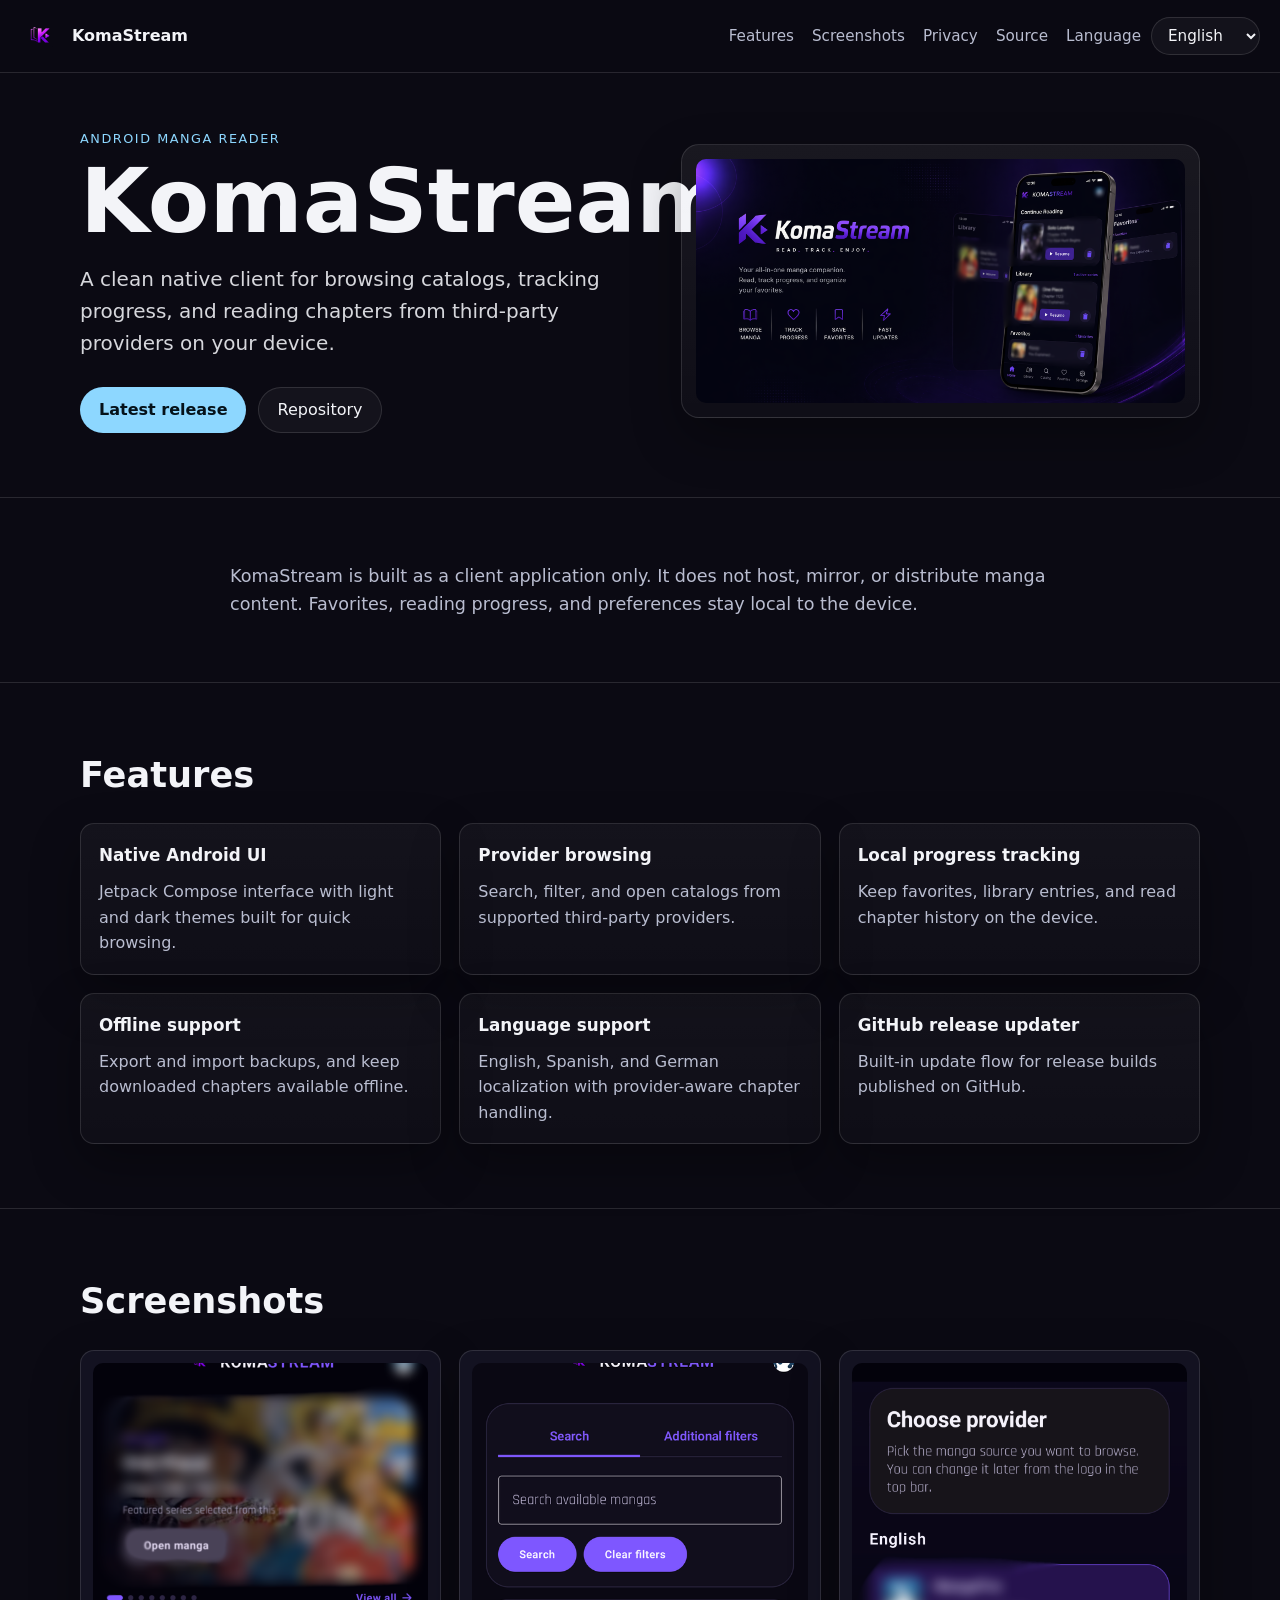
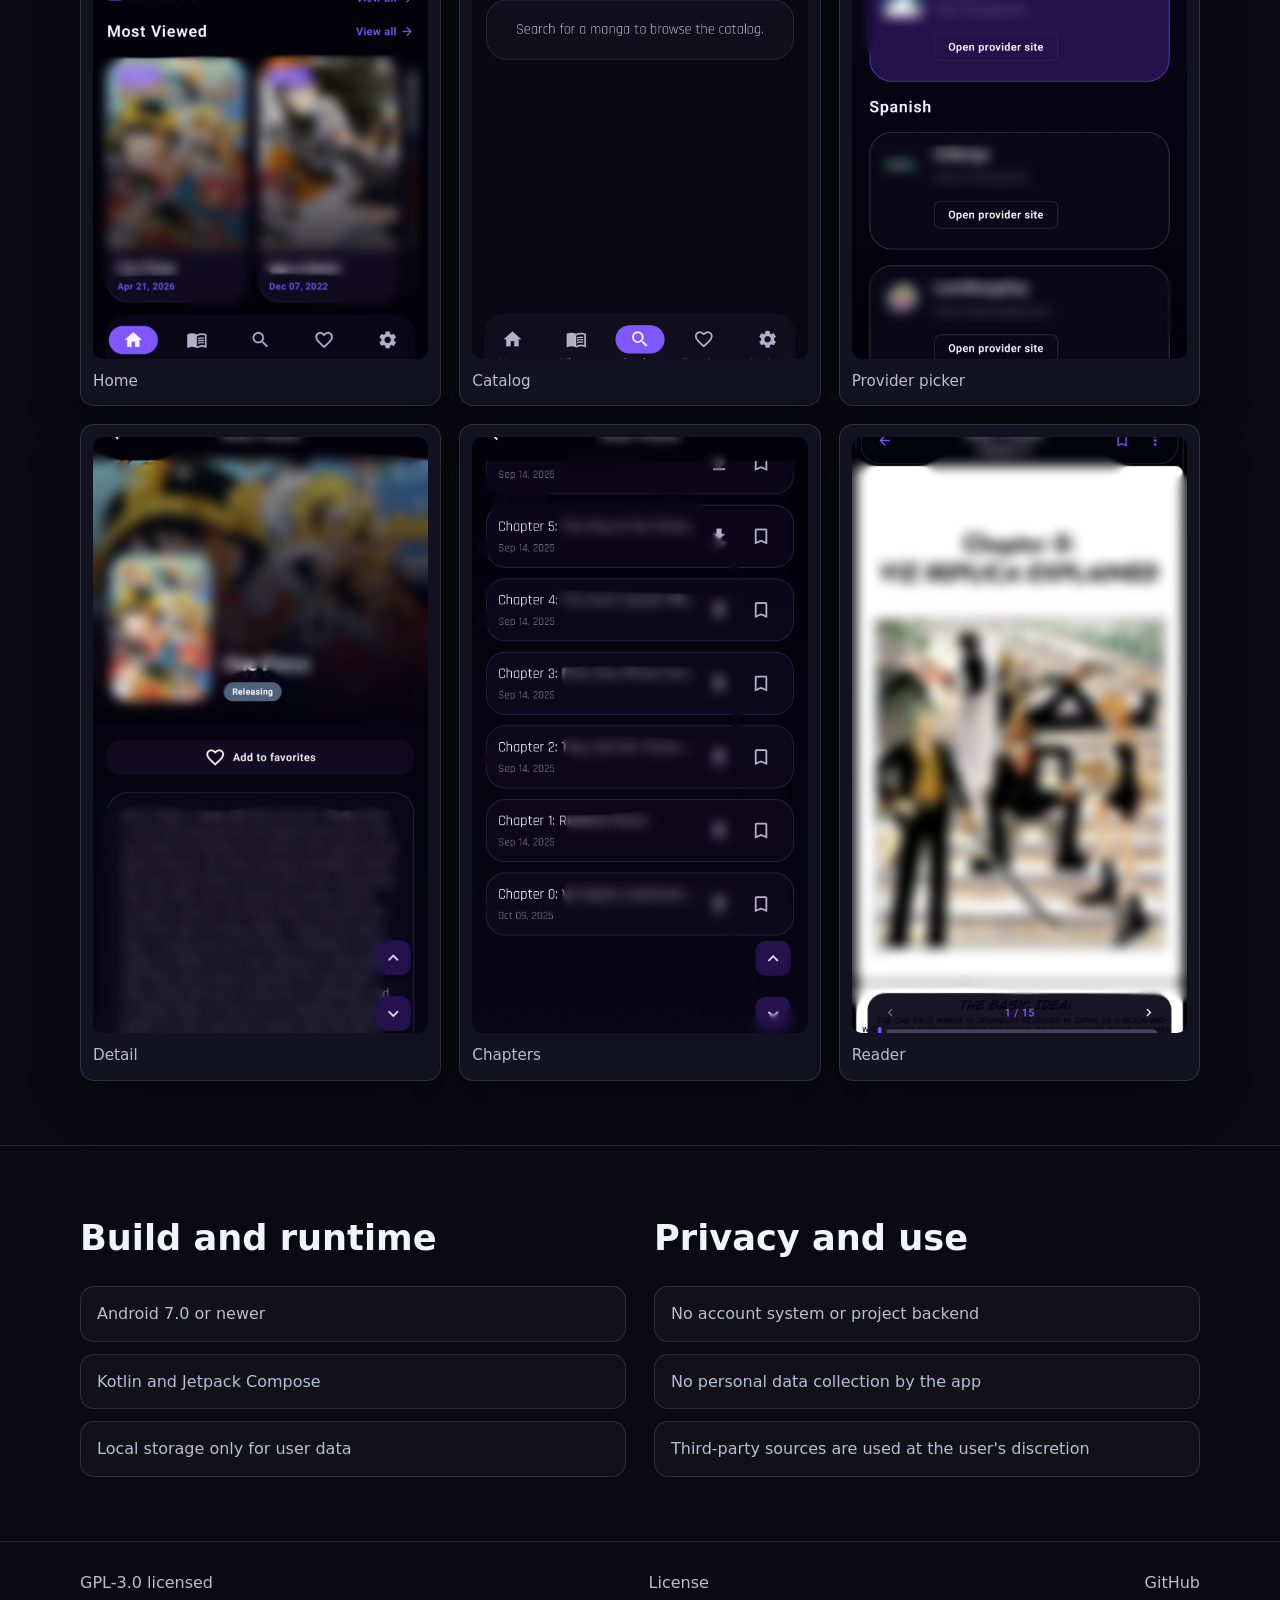
<file: docs/index.html>
<!doctype html>
<html lang="en">
<head>
  <meta charset="utf-8">
  <meta name="viewport" content="width=device-width, initial-scale=1">
  <meta name="description" content="KomaStream is an Android manga reader focused on a clean native UI, local-first tracking, and user-controlled provider access.">
  <meta name="theme-color" content="#0b0a13">
  <meta property="og:title" content="KomaStream">
  <meta property="og:description" content="Android manga reader with local progress tracking, provider support, and a clean native UI.">
  <meta property="og:image" content="readme/banner.png">
  <meta property="og:url" content="https://paduu29.github.io/KomaStream/">
  <title>KomaStream</title>
  <link rel="icon" href="readme/logo.png">
  <link rel="canonical" href="https://paduu29.github.io/KomaStream/">
  <link rel="stylesheet" href="styles.css">
  <script src="script.js" defer></script>
</head>
<body>
  <header class="site-header">
    <a class="brand" href="#top" aria-label="KomaStream home" data-i18n-aria-label="aria.brand">
      <img src="readme/logo.png" alt="" width="40" height="40">
      <span data-i18n="brand">KomaStream</span>
    </a>

    <div class="header-controls">
      <nav class="site-nav" aria-label="Primary" data-i18n-aria-label="aria.nav">
        <a href="#features" data-i18n="nav.features">Features</a>
        <a href="#screenshots" data-i18n="nav.screenshots">Screenshots</a>
        <a href="#privacy" data-i18n="nav.privacy">Privacy</a>
        <a href="https://github.com/Paduu29/KomaStream" rel="noreferrer" data-i18n="nav.source">Source</a>
      </nav>

      <label class="language-switcher">
        <span data-i18n="languageLabel">Language</span>
        <select id="language-select" aria-label="Language" data-i18n-aria-label="languageLabel">
          <option value="en">English</option>
          <option value="de">Deutsch</option>
          <option value="es">Español</option>
        </select>
      </label>
    </div>
  </header>

  <main id="top">
    <section class="hero" aria-labelledby="hero-title">
      <div class="content hero-layout">
        <div class="hero-copy">
          <p class="eyebrow" data-i18n="hero.eyebrow">Android manga reader</p>
          <h1 id="hero-title" data-i18n="hero.title">KomaStream</h1>
          <p class="lede" data-i18n="hero.lede">
            A clean native client for browsing catalogs, tracking progress, and reading chapters from third-party providers on your device.
          </p>
          <div class="hero-actions">
            <a class="button button-primary" href="https://github.com/Paduu29/KomaStream/releases" rel="noreferrer" data-i18n="hero.primaryButton">Latest release</a>
            <a class="button button-secondary" href="https://github.com/Paduu29/KomaStream" rel="noreferrer" data-i18n="hero.secondaryButton">Repository</a>
          </div>
        </div>

        <figure class="hero-art">
          <img src="readme/banner.png" alt="KomaStream banner art" data-i18n-alt="aria.banner">
        </figure>
      </div>
    </section>

    <section class="band">
      <div class="content narrow">
        <p class="intro" data-i18n="intro">
          KomaStream is built as a client application only. It does not host, mirror, or distribute manga content.
          Favorites, reading progress, and preferences stay local to the device.
        </p>
      </div>
    </section>

    <section id="features" class="band">
      <div class="content">
        <h2 data-i18n="features.title">Features</h2>
        <div class="feature-grid">
          <article>
            <h3 data-i18n="features.native.title">Native Android UI</h3>
            <p data-i18n="features.native.body">Jetpack Compose interface with light and dark themes built for quick browsing.</p>
          </article>
          <article>
            <h3 data-i18n="features.provider.title">Provider browsing</h3>
            <p data-i18n="features.provider.body">Search, filter, and open catalogs from supported third-party providers.</p>
          </article>
          <article>
            <h3 data-i18n="features.progress.title">Local progress tracking</h3>
            <p data-i18n="features.progress.body">Keep favorites, library entries, and read chapter history on the device.</p>
          </article>
          <article>
            <h3 data-i18n="features.offline.title">Offline support</h3>
            <p data-i18n="features.offline.body">Export and import backups, and keep downloaded chapters available offline.</p>
          </article>
          <article>
            <h3 data-i18n="features.language.title">Language support</h3>
            <p data-i18n="features.language.body">English, Spanish, and German localization with provider-aware chapter handling.</p>
          </article>
          <article>
            <h3 data-i18n="features.updater.title">GitHub release updater</h3>
            <p data-i18n="features.updater.body">Built-in update flow for release builds published on GitHub.</p>
          </article>
        </div>
      </div>
    </section>

    <section id="screenshots" class="band">
      <div class="content">
        <h2 data-i18n="screenshots.title">Screenshots</h2>
        <div class="screenshot-grid">
          <figure>
            <img src="readme/home-sanitized.png" alt="Home screen" data-i18n-alt="screenshots.home.alt">
            <figcaption data-i18n="screenshots.home.caption">Home</figcaption>
          </figure>
          <figure>
            <img src="readme/catalog-search.png" alt="Catalog screen" data-i18n-alt="screenshots.catalog.alt">
            <figcaption data-i18n="screenshots.catalog.caption">Catalog</figcaption>
          </figure>
          <figure>
            <img src="readme/provider-picker.png" alt="Provider picker" data-i18n-alt="screenshots.provider.alt">
            <figcaption data-i18n="screenshots.provider.caption">Provider picker</figcaption>
          </figure>
          <figure>
            <img src="readme/details-sanitized.png" alt="Detail screen" data-i18n-alt="screenshots.detail.alt">
            <figcaption data-i18n="screenshots.detail.caption">Detail</figcaption>
          </figure>
          <figure>
            <img src="readme/chapters-list.png" alt="Chapter list" data-i18n-alt="screenshots.chapters.alt">
            <figcaption data-i18n="screenshots.chapters.caption">Chapters</figcaption>
          </figure>
          <figure>
            <img src="readme/reader-sanitized.png" alt="Reader screen" data-i18n-alt="screenshots.reader.alt">
            <figcaption data-i18n="screenshots.reader.caption">Reader</figcaption>
          </figure>
        </div>
      </div>
    </section>

    <section class="band split">
      <div class="content">
        <div>
          <h2 data-i18n="build.title">Build and runtime</h2>
          <ul class="clean-list">
            <li data-i18n="build.items.one">Android 7.0 or newer</li>
            <li data-i18n="build.items.two">Kotlin and Jetpack Compose</li>
            <li data-i18n="build.items.three">Local storage only for user data</li>
          </ul>
        </div>
        <div>
          <h2 id="privacy" data-i18n="privacy.title">Privacy and use</h2>
          <ul class="clean-list">
            <li data-i18n="privacy.items.one">No account system or project backend</li>
            <li data-i18n="privacy.items.two">No personal data collection by the app</li>
            <li data-i18n="privacy.items.three">Third-party sources are used at the user's discretion</li>
          </ul>
        </div>
      </div>
    </section>
  </main>

  <footer class="site-footer">
    <div class="content footer-inner">
      <span data-i18n="footer.license">GPL-3.0 licensed</span>
      <a href="https://github.com/Paduu29/KomaStream/blob/main/LICENSE" rel="noreferrer" data-i18n="footer.licenseLink">License</a>
      <a href="https://github.com/Paduu29/KomaStream" rel="noreferrer" data-i18n="footer.github">GitHub</a>
    </div>
  </footer>
</body>
</html>
</file>
<file: docs/styles.css>
:root {
  color-scheme: dark;
  --bg: #0b0a13;
  --panel: #131221;
  --panel-soft: #1a1830;
  --text: #f3f4f8;
  --muted: #b9bdd0;
  --line: rgba(255, 255, 255, 0.12);
  --accent: #8dd7ff;
  --accent-strong: #d8ecff;
  --shadow: 0 20px 50px rgba(0, 0, 0, 0.32);
  --radius: 14px;
}

* {
  box-sizing: border-box;
}

html {
  scroll-behavior: smooth;
}

body {
  margin: 0;
  font-family: Inter, ui-sans-serif, system-ui, -apple-system, BlinkMacSystemFont, "Segoe UI", sans-serif;
  background: var(--bg);
  color: var(--text);
  line-height: 1.6;
}

a {
  color: inherit;
  text-decoration: none;
}

img {
  display: block;
  max-width: 100%;
}

.content {
  width: min(1120px, calc(100% - 32px));
  margin: 0 auto;
}

.narrow {
  width: min(820px, calc(100% - 32px));
}

.site-header {
  position: sticky;
  top: 0;
  z-index: 20;
  display: flex;
  justify-content: space-between;
  align-items: center;
  gap: 16px;
  padding: 16px 20px;
  backdrop-filter: blur(18px);
  background: rgba(11, 10, 19, 0.76);
  border-bottom: 1px solid var(--line);
}

.header-controls {
  display: flex;
  align-items: center;
  gap: 18px;
  flex-wrap: wrap;
  justify-content: flex-end;
}

.brand {
  display: inline-flex;
  align-items: center;
  gap: 12px;
  font-weight: 700;
  letter-spacing: 0;
}

.brand img {
  width: 40px;
  height: 40px;
  border-radius: 10px;
}

.site-nav {
  display: flex;
  flex-wrap: wrap;
  gap: 18px;
  color: var(--muted);
  font-size: 0.95rem;
}

.language-switcher {
  display: inline-flex;
  align-items: center;
  gap: 10px;
  color: var(--muted);
  font-size: 0.95rem;
  white-space: nowrap;
}

.language-switcher select {
  min-height: 38px;
  padding: 0 12px;
  border-radius: 999px;
  border: 1px solid var(--line);
  background: rgba(255, 255, 255, 0.04);
  color: var(--text);
  font: inherit;
}

.site-nav a:hover,
.site-footer a:hover {
  color: var(--accent-strong);
}

.hero {
  padding: 56px 0 64px;
  border-bottom: 1px solid var(--line);
}

.hero-layout {
  display: grid;
  grid-template-columns: minmax(0, 1.05fr) minmax(0, 0.95fr);
  gap: 28px;
  align-items: center;
}

.hero-copy {
  min-width: 0;
}

.eyebrow {
  margin: 0 0 10px;
  text-transform: uppercase;
  letter-spacing: 0.12em;
  font-size: 0.8rem;
  color: var(--accent);
}

.hero h1 {
  margin: 0;
  font-size: clamp(3rem, 7vw, 6rem);
  line-height: 0.95;
}

.lede {
  max-width: 62ch;
  margin: 18px 0 0;
  font-size: clamp(1.05rem, 2vw, 1.25rem);
  color: rgba(243, 244, 248, 0.88);
}

.hero-actions {
  display: flex;
  flex-wrap: wrap;
  gap: 12px;
  margin-top: 28px;
}

.hero-art {
  margin: 0;
  padding: 14px;
  border: 1px solid var(--line);
  border-radius: calc(var(--radius) + 4px);
  background: linear-gradient(180deg, rgba(255,255,255,0.06), rgba(255,255,255,0.02));
  box-shadow: var(--shadow);
}

.hero-art img {
  width: 100%;
  height: auto;
  aspect-ratio: 1774 / 887;
  object-fit: contain;
  border-radius: 10px;
}

.button {
  display: inline-flex;
  align-items: center;
  justify-content: center;
  min-height: 46px;
  padding: 0 18px;
  border-radius: 999px;
  border: 1px solid var(--line);
  transition: transform 0.15s ease, border-color 0.15s ease, background 0.15s ease;
}

.button:hover {
  transform: translateY(-1px);
}

.button-primary {
  background: var(--accent);
  color: #05121a;
  border-color: transparent;
  font-weight: 700;
}

.button-secondary {
  background: rgba(255, 255, 255, 0.04);
  color: var(--text);
}

.button,
.language-switcher select {
  min-width: 0;
}

.band {
  padding: 64px 0;
  border-bottom: 1px solid var(--line);
}

.band h2 {
  margin: 0 0 20px;
  font-size: clamp(1.6rem, 3vw, 2.2rem);
}

.intro {
  margin: 0;
  font-size: 1.1rem;
  color: var(--muted);
}

.feature-grid {
  display: grid;
  grid-template-columns: repeat(3, minmax(0, 1fr));
  gap: 18px;
}

.feature-grid article {
  padding: 18px;
  border: 1px solid var(--line);
  border-radius: var(--radius);
  background: linear-gradient(180deg, rgba(255,255,255,0.04), rgba(255,255,255,0.02));
  box-shadow: var(--shadow);
}

.feature-grid h3 {
  margin: 0 0 10px;
  font-size: 1.05rem;
}

.feature-grid p {
  margin: 0;
  color: var(--muted);
}

.screenshot-grid {
  display: grid;
  grid-template-columns: repeat(3, minmax(0, 1fr));
  gap: 18px;
}

.screenshot-grid figure {
  margin: 0;
  padding: 12px;
  border: 1px solid var(--line);
  border-radius: var(--radius);
  background: var(--panel);
  box-shadow: var(--shadow);
}

.screenshot-grid img {
  width: 100%;
  aspect-ratio: 9 / 16;
  object-fit: cover;
  border-radius: 10px;
  background: var(--panel-soft);
}

.screenshot-grid figcaption {
  margin-top: 10px;
  color: var(--muted);
  font-size: 0.95rem;
}

.split .content {
  display: grid;
  grid-template-columns: repeat(2, minmax(0, 1fr));
  gap: 28px;
}

.clean-list {
  list-style: none;
  padding: 0;
  margin: 0;
  display: grid;
  gap: 12px;
  color: var(--muted);
}

.clean-list li {
  padding: 14px 16px;
  border: 1px solid var(--line);
  border-radius: var(--radius);
  background: rgba(255, 255, 255, 0.03);
}

.site-footer {
  padding: 28px 0 40px;
}

.footer-inner {
  display: flex;
  flex-wrap: wrap;
  gap: 18px;
  color: var(--muted);
  justify-content: space-between;
}

@media (max-width: 920px) {
  .hero-layout,
  .feature-grid,
  .screenshot-grid,
  .split .content {
    grid-template-columns: 1fr;
  }

  .hero-art {
    order: -1;
  }

  .hero {
    padding-top: 42px;
  }
}

@media (max-width: 680px) {
  .site-header {
    align-items: flex-start;
    flex-direction: column;
  }

  .header-controls {
    width: 100%;
    justify-content: space-between;
    gap: 12px;
  }

  .site-nav {
    gap: 12px;
  }

  .language-switcher {
    width: 100%;
    justify-content: space-between;
  }

  .language-switcher select {
    width: min(46vw, 170px);
  }

  .band {
    padding: 52px 0;
  }

  .hero {
    padding-top: 32px;
  }
}
</file>
